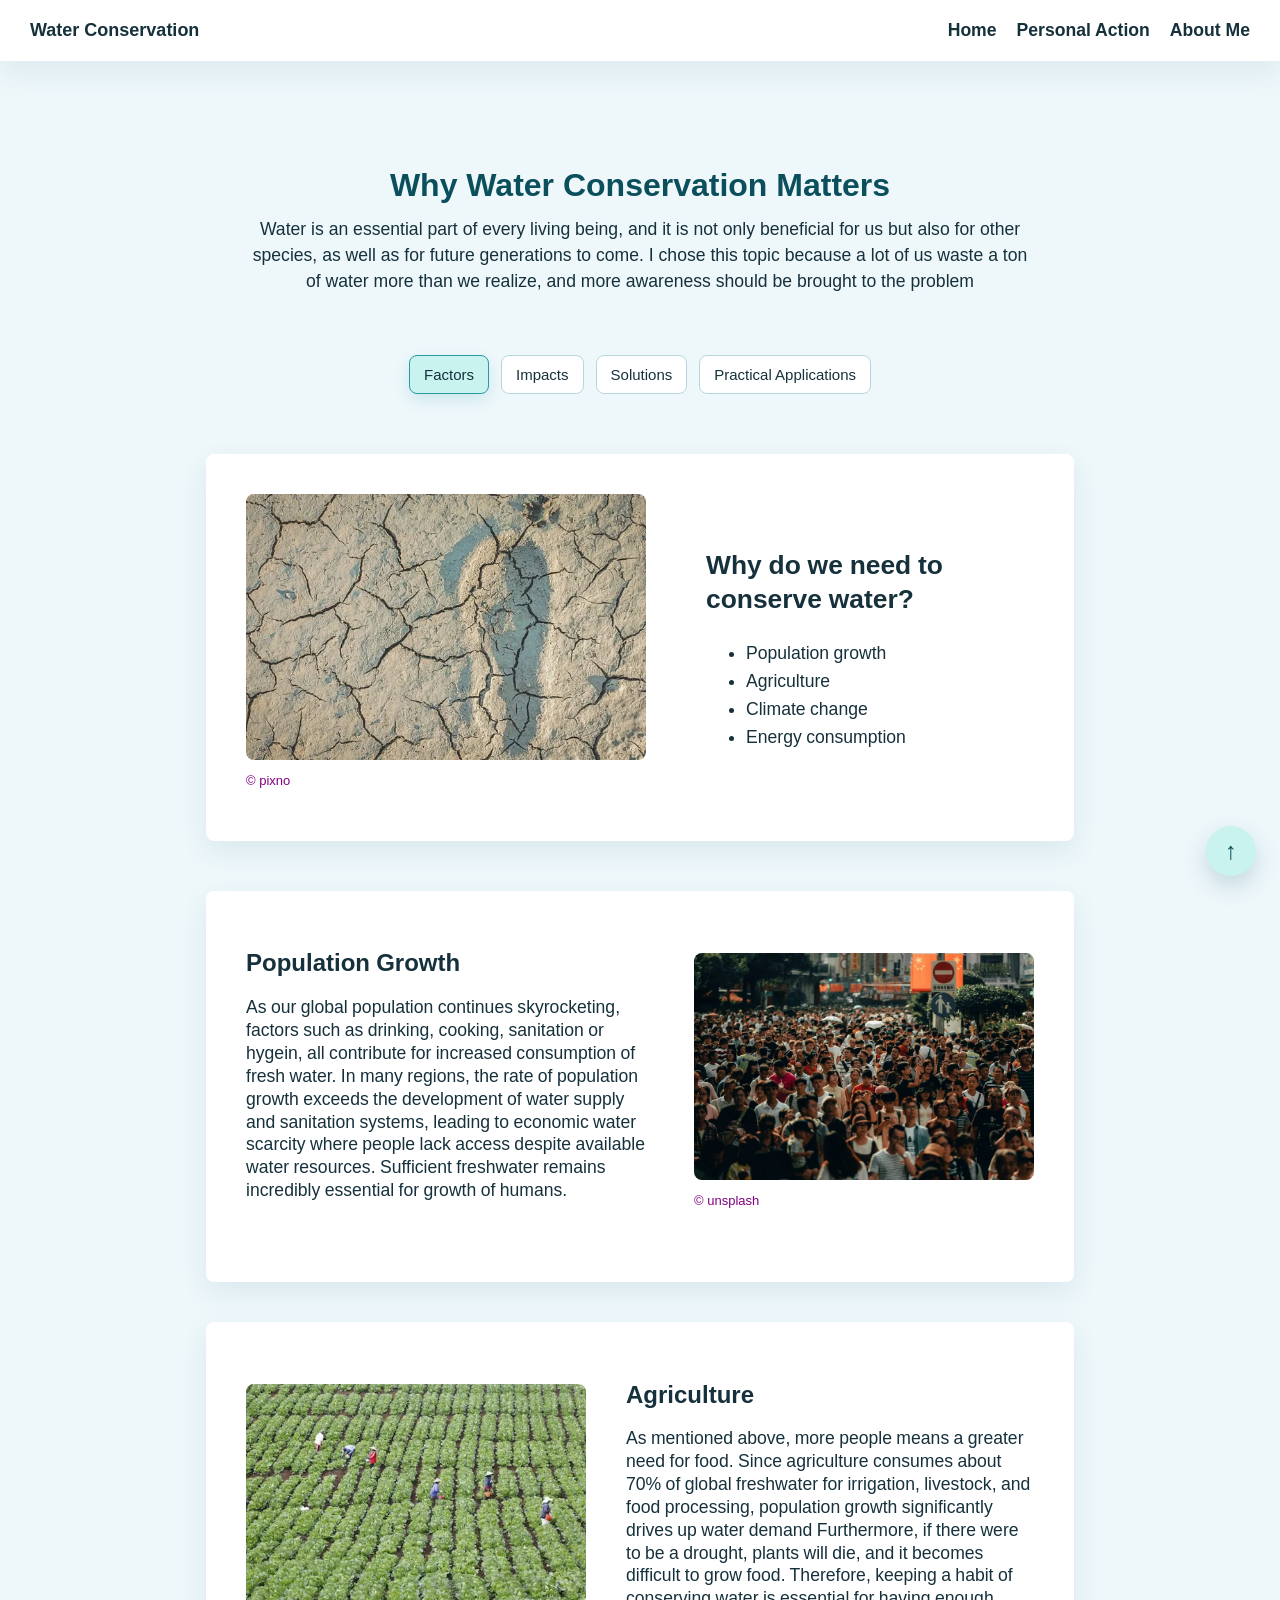
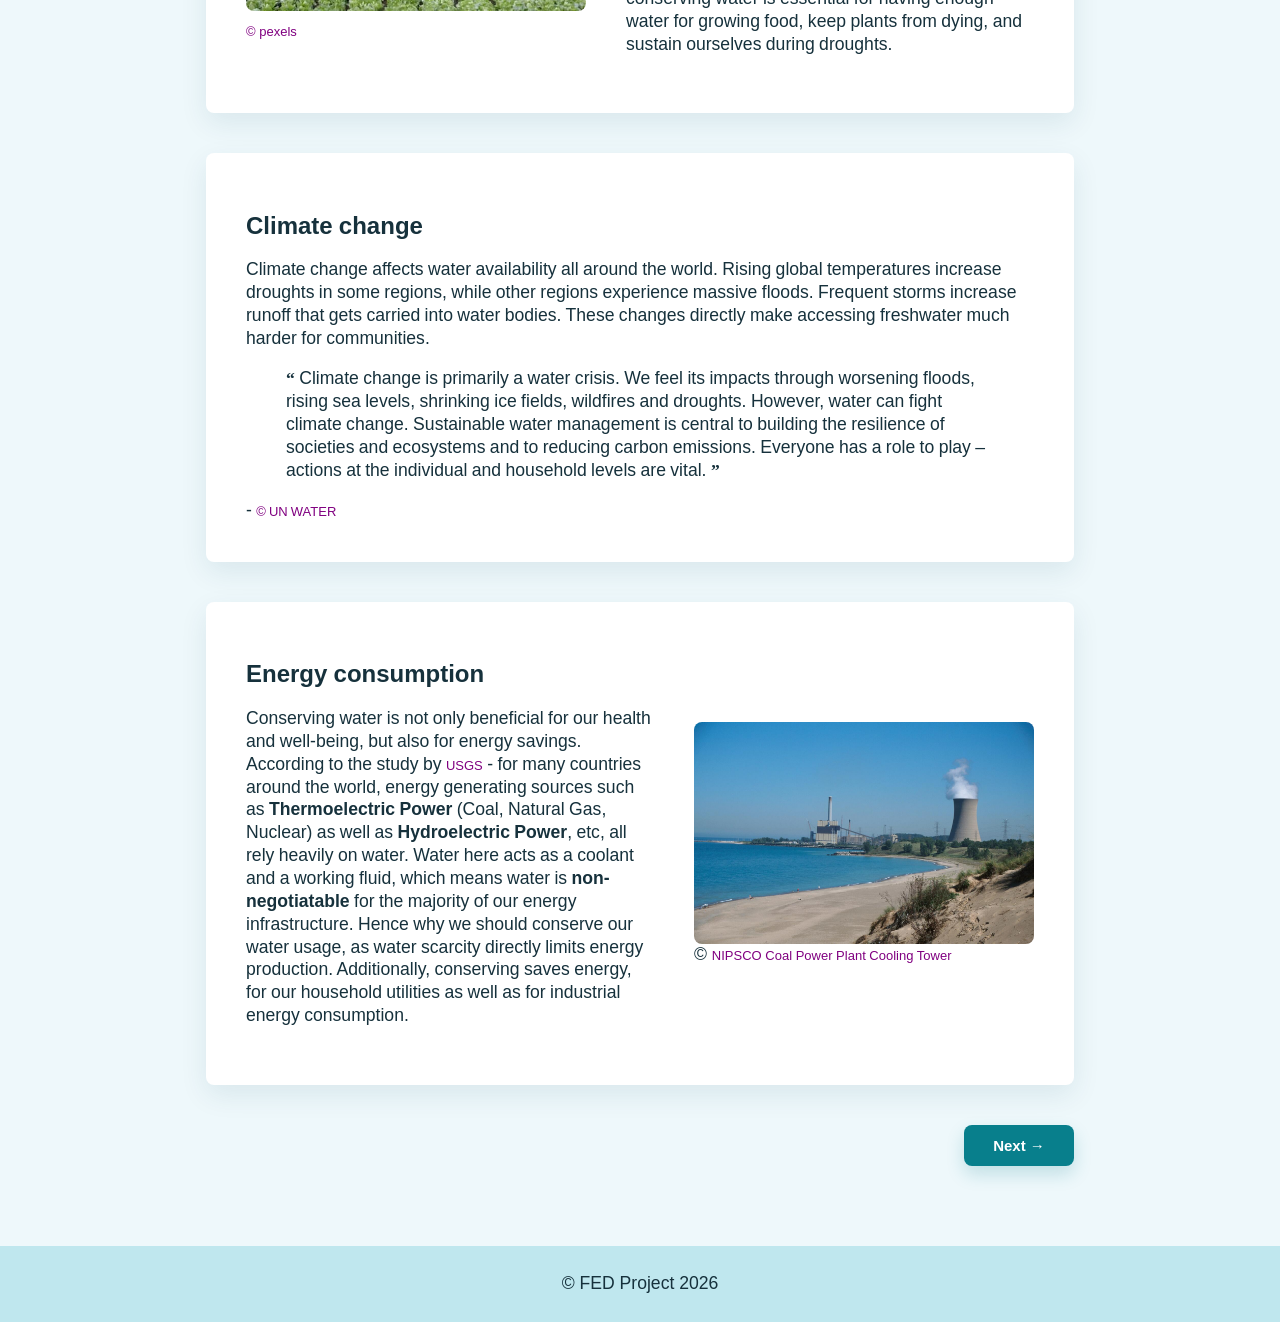
<file: index.html>
<!DOCTYPE html>
<html lang="en">
<head>
    <meta charset="UTF-8">
    <title>Water Conservation</title>
    <link rel="stylesheet" href="css/styles.css">
</head>

<body>

<!-- Header contains the website title and main navigation links. -->
<header>
    <h1 class="title">Water Conservation</h1>

    <nav>
        <ul>
            <li><a href="index.html">Home</a></li>
            <li><a href="pages/action.html">Personal Action</a></li>
            <li><a href="pages/about.html">About Me</a></li>
        </ul>
    </nav>
</header>

    <main>

        <!-- Hero section introduces the topic of the website. -->
        <section class="hero">
            
            <h2>Why Water Conservation Matters</h2>
            <p> Water is an essential part of every living being, 
                and it is not only beneficial for us but also for other species, 
                as well as for future generations to come. I chose this topic because 
                a lot of us waste a ton of water more than we realize, and more awareness should 
                be brought to the problem
            </p>
            
        </section>
        

        <!-- Topic buttons switch between the main home page sections. -->
        <div class="topics">
            <button class="topic-btn active-btn factors-btn" data-section="factors" onclick="showSection('factors')">Factors</button>
            <button class="topic-btn impact-btn" data-section="impacts" onclick="showSection('impacts')">Impacts</button>
            <button class="topic-btn sol-btn" data-section="solutions" onclick="showSection('solutions')">Solutions</button>
            <button class="topic-btn prac-btn" data-section="practical" onclick="showSection('practical')">Practical Applications</button>
        </div>


        <div id="factors" class="content-section">

            <div class="content-box">

                <div class="image-section">
                    <!-- Image source: https://pixnio.com/media/imprint-footprint-mud-drought-ground -->
                    <img src="images/drought.webp" alt="drought image" />
                    <p class="copyright">© <a href="https://pixnio.com/media/imprint-footprint-mud-drought-ground" target="_blank">pixno</a></p>
                </div>

                <div class="content-text">
                    <h2>Why do we need to conserve water?</h2>
                    <ul>
                        <li>Population growth</li>
                        <li>Agriculture</li>
                        <li>Climate change</li>
                        <li>Energy consumption</li>
                    </ul>
                </div>
                
            </div>    
            
            <div class="content-textbox">

                <div class="subsection">

                    <div class="content-text">

                        <h1 class="subhead">Population Growth</h1>

                        <p> 
                            As our global population continues skyrocketing, factors such as 
                            drinking, cooking, sanitation or hygein, all contribute for increased consumption of fresh water.
                            In many regions, the rate of population growth exceeds the development of water supply and sanitation systems, 
                            leading to economic water scarcity where people lack access despite available water resources.
                            Sufficient freshwater remains incredibly essential for growth of humans.
                        </p><br>
                    </div>

                    <div class="image-section">
                        <!-- Image source: https://unsplash.com/photos/people-gathering-6TLCSMj8zgE -->
                        <img src="images/population.webp" alt="population image"/>
                        <p class="copyright">© <a href="https://unsplash.com/photos/people-gathering-6TLCSMj8zgE" target="_blank">unsplash</a></p>
                    </div>
                </div>

            </div> 

            <div class="content-textbox">

                <div class="subsection">

                    <div class="image-section">
                        <!-- Image source: https://www.pexels.com/photo/people-harvesting-in-a-vegetable-plantation-5258368/ -->
                        <img src="images/agriculture.webp" alt="agriculture image">
                        <p class="copyright">© <a href="https://www.pexels.com/photo/people-harvesting-in-a-vegetable-plantation-5258368/" target="_blank">pexels</a> </p>
                    </div>

                    <div class="content-text">
                        <h1 class="subhead">Agriculture</h1>
                
                        <p>
                            As mentioned above, more people means a greater need for food. 
                            Since agriculture consumes about 70% of global freshwater for irrigation, 
                            livestock, and food processing, population growth significantly drives up water demand 
                            Furthermore, if there were to be a drought, plants will die, and it becomes difficult to grow food.
                            Therefore, keeping a habit of conserving water is essential for having enough water for growing food,
                            keep plants from dying, and sustain ourselves during droughts.
                        </p>

                    </div>
                    
                </div>

            </div>

            <div class="content-textbox">

                <div class="subsection">
                    
                    <div class="content-text">
                        <h1 class="subhead">Climate change</h1>
                        
                        <p>
                            Climate change affects water availability all around the world. Rising global temperatures
                            increase droughts in some regions, while other regions experience massive floods. Frequent storms increase runoff that gets carried into 
                            water bodies. These changes directly make accessing freshwater much harder for communities. 
                        </p>

                        <blockquote class="quote">
                            Climate change is primarily a water crisis. 
                            We feel its impacts through worsening floods, rising sea levels, 
                            shrinking ice fields, wildfires and droughts. 

                            However, water can fight climate change. Sustainable water management is central to building the resilience of societies and ecosystems and to reducing carbon emissions. Everyone has a role to play – actions at the individual and household levels are vital.
                            
                        </blockquote> 
                        - <a class="copyright" href="https://www.unwater.org/water-facts/water-and-climate-change" target="_blank">© UN WATER</a>

                        
                    </div>

                </div>

                
            </div>

            <div class="content-textbox">

                <div class="subsection">

                    <div class="content-text">

                        <h1 class="subhead">Energy consumption</h1>

                        <p>
                            Conserving water is not only beneficial for our health and well-being, but also for energy savings. According to the study by 
                            <a class="copyright" href="https://www.usgs.gov/news/featured-story/water-energy-nexus-earth-science-perspective" target="_blank">USGS</a> - for many countries around the world, energy generating sources such as <strong>Thermoelectric Power</strong> (Coal, Natural Gas, Nuclear) as well as
                            <strong>Hydroelectric Power</strong>, etc, all rely heavily on water. Water here acts as a coolant and a working fluid, which means water is <strong>non-negotiatable</strong> for the
                            majority of our energy infrastructure. Hence why we should conserve our water usage, as water scarcity directly limits energy production. Additionally,
                            conserving saves energy, for our household utilities as well as for industrial energy consumption.
                        </p>

                    </div>

                    <div class="image-section">

                        <!-- Image source: https://www.usgs.gov/media/images/nipsco-coal-power-plant-cooling-tower -->
                        <img src="images/powerplant.jpg" alt="power plant image">
                        © <a href="https://www.usgs.gov/media/images/nipsco-coal-power-plant-cooling-tower" target="_blank" class="copyright">NIPSCO Coal Power Plant Cooling Tower</a>

                    </div>

                </div>


            </div>

            <!-- Next button moves to the next home page topic. -->
            <div class="section-nav" aria-label="Factors section navigation">
                <button class="section-btn" onclick="nextSection('impacts')">Next &rarr;</button>
            </div>

        </div>
        

        <div id="impacts" class="content-section">
            
            <div class="content-box insert-space">
                
                <div class="content-text">

                    <div class="intro-box">
                        <p>
                            Failing to conserve water can worsen water scarcity and increase the risk of droughts, environmental damage, and economic instability.
                        </p>
                    </div>

                    <h1 class="subhead"> Consequences of water scarcity</h1>

                    <ul>
                        <li>Plummeting biodiversity</li>
                        <li>Food and Agricultural Crisis</li>
                        <li>Worsened Water Quality and Health Risks</li>
                        <li>Economic and Social Instability</li>
                    </ul>

                </div>

                <div class="image-section">
                    <!-- Image source: https://www.dreamstime.com/dried-up-empty-reservoir-dam-summer-heatwave-low-rainfall-drought-north-karnataka-india-image142114411 -->
                    <img src="images/empty-reservoir.webp" alt="empty reservior image"><br>
                    © <a href="https://www.dreamstime.com/dried-up-empty-reservoir-dam-summer-heatwave-low-rainfall-drought-north-karnataka-india-image142114411" class="copyright" target="_blank">dreamstime</a>
                </div>

            </div>

            <div class="content-textbox">
                
                <div class="subsection">
                    
                    <div class="content-text ">
                        <h1 class="subhead">Plummeting biodiversity</h1>

                        <p>
                            Freshwater aquatic animals experience massive declines, by about 85% since the 1970s according to WWF’s Living Planet Report 2024, 
                            largely due to water scarcity as well as huge water withdrawals.Other main drivers include habitat destruction, fragmentation, overuse of freshwater and pollution
                            from massive dams. These cumulative impacts weaken the ecosystem and forces many freshwater species towards collapse.

                        </p>
                    </div>

                </div>
            
            </div>

            <div class="content-textbox">

                <div class="subsection">

                    <div class="image-section">
                        <!-- Image source: https://www.istockphoto.com/photo/hungry-poor-old-mans-hands-an-empty-bowl-selective-focus-poverty-in-retirement-alms-gm1301538713-393549508 -->
                        <img src="images/food-crisis.webp" alt="food crisis image"><br>
                        © <a href="https://www.istockphoto.com/photo/hungry-poor-old-mans-hands-an-empty-bowl-selective-focus-poverty-in-retirement-alms-gm1301538713-393549508" target="_blank" class="copyright">unsplash</a>
                    </div>

                    <div class="content-text">
                        <h1 class="subhead">Food and Agricultural Crisis</h1>

                        <p>
                            Without active action to conserve water, vital plant species struggle to grow and mature. 
                            Global food production is predicted to deteriorate by 50% by the year 2050 according to some studies. 
                            Especially major-grain export areas face the highest risk of agricultural decline. This creates a chain reaction. 
                            Livestock mortality rates rise and farmers are forced prematurely sell off herds. 
                            Due to lack of essential livestock food sources specifically corn and soy and more feed crop failures. 
                            From then we would experience immediate escalation of food instability and shortages in global communities. 
                            Widespread crop and livestock losses trigger massive market price hikes and severe food inflation. 
                            Farmers witness extreme financial instability and loss of livelihood. 
                            The cumulative effect would then scale into a major threat to global food and economic security.
                        </p>
                    </div>

                    
                    
                </div>

            </div>

            <div class="content-textbox">

                <div class="subsection">

                    

                    <div class="content-text">
                        <h1 class="subhead">Worsened Water Quality and Health Risks</h1>

                        <p>
                            Dropping water levels fail to neutralize incoming industrial, agricultural and sewage waste, leading to quality downgrades and dilution failures. 
                            Moreover, the highly toxic chemicals such as heavy metals and pesticides from these wastes get contaminated into drinking water. 
                            Which obviously then leads to health problems that could well be very expensive or impossible to treat. 
                            Furthermore, due to low water flow and higher temperatures, water becomes a breeding ground for many parasites or pathogens to thrive. 
                            This would then make sanitation and hygiene impossible due to the many diseases and infections carried across water bodies. 
                            To combat this, many industries would resolve to water treatment infrastructures, 
                            of which could become overwhelmed and end up distributing unsafe drinking water or worst case scenario, complete system failures.

                        </p>

                    </div>

                    <div class="image-section">
                        <!-- Image source: https://www.istockphoto.com/photo/roach-swimming-amongst-green-reeds-in-clear-lake-water-gm2200463001-618168672 -->
                        <img src="images/freshwater-life.jpg" alt="freshwater ecosystem"><br>
                        © <a href="https://www.istockphoto.com/photo/roach-swimming-amongst-green-reeds-in-clear-lake-water-gm2200463001-618168672?searchscope=image%2Cfilm" class="copyright" target="_blank">istockphoto</a>
                    </div>

                </div>

                

            </div>

            <div class="content-textbox">

                <div class="subsection">
                    <div class="content-text">
                        <h1 class="subhead">Economic and Social Instability</h1>
                        
                        <p>
                            All of these impacts could then add up to massive losses for governments as well as for the people of society. 
                            Assuming no actions taken, the World Bank report states - decline in GDP by up to 6% by the year 2050 in some regions due to factors such as climate change. 
                            Migration would then become apparent and countries could face immigration issues with millions becoming climate refugees. 
                            In some communities many women and children lose their chance for education as well as economics 
                            due to water collection duty and this creates social inequalities between people. 
                        </p>

                    </div>

                </div>

            </div>

            <!-- Back and Next buttons guide users through the topic order. -->
            <div class="section-nav" aria-label="Impacts section navigation">
                <button class="section-btn secondary-btn" onclick="nextSection('factors')">&larr; Back</button>
                <button class="section-btn" onclick="nextSection('solutions')">Next &rarr;</button>
            </div>
            
        </div>

        <div id="solutions" class="content-section">

            <div class="content-box">
                
                <div class="content-text">
                    
                    <div class="intro-box">
                        <p>
                            Adopting sustainable water management practices remain essential in combating the risks of water scarcity. 
                        </p>
                    </div>

                    <h1 class="subhead">Such key practices include</h1>
                    
                    <ul>
                        <li>Agricultural Transformation</li>
                        <li>Infrastructure Modernization & Recycling</li>
                        <li>Policy & Economic Incentives</li>
                    </ul>

                </div>

            </div>

            
            <div class="card">

                <div class="content-textbox">

                    <div class="subsection">

                        <div class="content-text">
                            <h1 class="subhead">Agricultural Transformation</h1>

                            <p>
                                Water is essential for agriculture, where efficiency means minimizing losses through evaporation or runoff. Strategies to optimize existing systems include using soil moisture sensors, chiseling compacted soils, and increasing organic matter via mulching. While drip irrigation is the most effective method for reducing waste, improving current management practices can still yield significant water savings. 
                            </p>
                        </div>
                        

                    </div>

                </div>

                <div class="content-textbox">

                    <div class="subsection">

                        <div class="content-text">
                            <h1 class="subhead">Infrastructure Modernization & Recycling</h1>

                            <p>
                                Upgrading municipal and industrial infrastructure to fix leaks, which currently waste 30% of the supply, is critical for water conservation. Implementing wastewater recycling systems for industrial cooling, landscaping, and indirect potable use creates a circular water economy, which drastically reduces the need to extract fresh water from stressed aquifers and rivers.
                            </p>
                        </div>
                        
                    </div>

                </div>

            </div>

            <div class="content-textbox">

                <div class="subsection">

                    <div class="content-text">
                        <h1 class="subhead">Policy & Economic Incentives</h1>

                        <p>
                            Governments must enforce tiered water pricing models where costs rise with usage, creating a financial imperative for large-scale users to conserve. Additionally, implementing strict zoning laws to protect wetlands and mandating water-efficient standards for new commercial and industrial construction ensure a long-term systemic reduction in water demand.
                        </p>
                    </div>

                </div>

            </div>

            <!-- Back and Next buttons guide users through the topic order. -->
            <div class="section-nav" aria-label="Solutions section navigation">
                <button class="section-btn secondary-btn" onclick="nextSection('impacts')">&larr; Back</button>
                <button class="section-btn" onclick="nextSection('practical')">Next &rarr;</button>
            </div>

        </div>

        <div id="practical" class="content-section">

            <div class="content-box">
                
                <div class="content-text">

                    <div class="intro-box">
                        <p>
                            We have discussed existing strategies and solutions, but now we will focus on individual actions that can help contribute to global water conservation.
                        </p>
                    </div>

                </div>

            </div>

            <div class="card">

                <div class="content-textbox">

                    <div class="subsection">

                        <div class="content-text">
                            <h1 class="subhead">Upgrade Home Irrigation:</h1>

                            <p>
                                Replace spray sprinklers with drip irrigation or soaking hoses for gardens to minimize evaporation and deliver water directly to plant roots.
                            </p>
                        </div>
        
                    </div>

                </div>

                <div class="content-textbox">

                    <div class="subsection">

                        <div class="content-text">
                            <h1 class="subhead">Fix Leaks Promptly:</h1>

                            <p>
                                Regularly check faucets, toilets, and pipes for leaks, as even small drips can waste significant amounts of water over time, mirroring the 30% loss seen in municipal systems.
                            </p>
                        </div>
                        
                    </div>

                </div>

                <div class="content-textbox">

                    <div class="subsection">

                        <div class="content-text">
                            <h1 class="subhead">Adopt Water-Smart Landscaping:</h1>

                            <p>
                                Use mulching and plant drought-resistant varieties to improve soil water retention and reduce the need for frequent watering.
                            </p>

                        </div>
                        
                    </div>

                </div>

            </div>


                

            <div class="card">

                <div class="content-textbox">

                    <div class="subsection">

                        <div class="content-text">
                            <h1 class="subhead">Install Sensors and Timers:</h1>

                            <p>
                                Utilize smart irrigation controllers or soil moisture sensors to water only when necessary, avoiding runoff and over-watering.
                            </p>
                        </div>
                        
                    </div>

                </div>

                <div class="content-textbox">

                    <div class="subsection">

                        <div class="content-text">
                            <h1 class="subhead">Support Local Conservation:</h1>

                            <p>
                                Advocate for or participate in local rainwater harvesting programs and support policies that protect local wetlands and water sources.
                            </p>
                        </div>
                        
                    </div>

                </div>

            </div>    
            
            <!-- Back button returns to the previous home page topic. -->
            <div class="section-nav" aria-label="Practical applications section navigation">
                <button class="section-btn secondary-btn" onclick="nextSection('solutions')">&larr; Back</button>
            </div>
            
        </div>

    </main>

    <button class="topBtn" onclick="scrollToTop()">
    ↑
    </button>

    <script src="javascript/script.js"></script>


<!-- Footer contains the project copyright text. -->
<footer>
    <p>© FED Project 2026</p>
</footer>

</body>

</html>
</file>
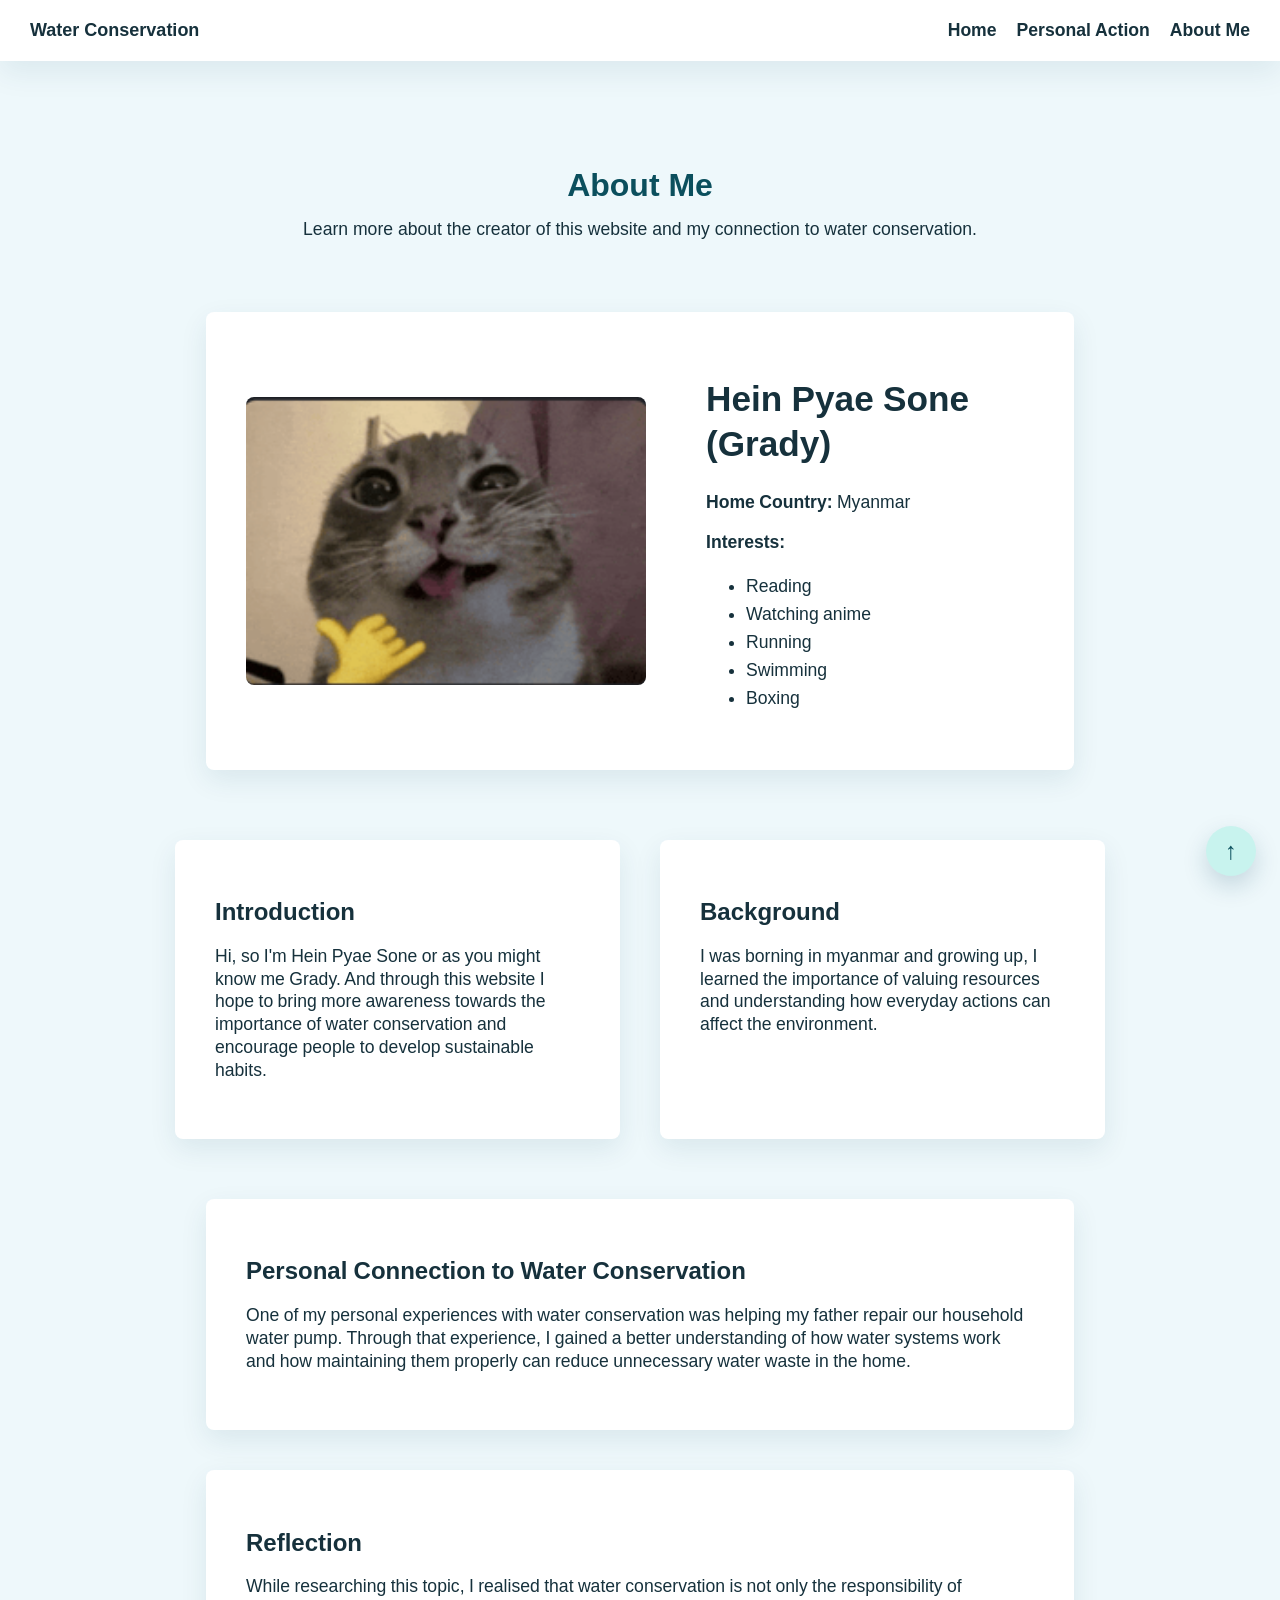
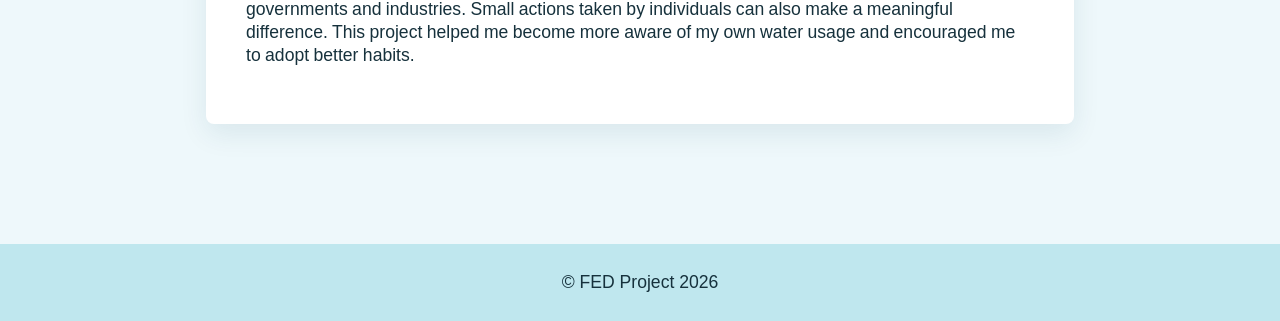
<file: pages/about.html>
<!DOCTYPE html>
<html lang="en">
<head>
    <meta charset="UTF-8">
    <title>About Me</title>
    <link rel="stylesheet" href="../css/styles.css">
</head>

<body>

<!-- Header contains the website title and main navigation links. -->
<header>
    <h1 class="title">Water Conservation</h1>

    <nav>
        <ul>
            <li><a href="../index.html">Home</a></li>
            <li><a href="action.html">Personal Action</a></li>
            <li><a href="about.html">About Me</a></li>
        </ul>
    </nav>
</header>

    <main>

        

        <!-- Hero section introduces the about page. -->
        <section class="hero">

            <h2>About Me</h2>

            <p>
                Learn more about the creator of this website
                and my connection to water conservation.
            </p>

        </section>

        <!-- Profile box gives brief information about the creator. -->
        <div class="content-box">

            <div class="image-section">
                <!-- Image source: personal profile image. -->
                <img src="../images/profile.png" alt="Profile">
            </div>

            <div class="content-text">

                <h1>Hein Pyae Sone (Grady)</h1>
                

                <p><strong>Home Country:</strong> Myanmar</p>

                <p><strong>Interests:</strong> <ul>
                                                    <li>Reading</li>
                                                    <li>Watching anime</li>
                                                    <li>Running</li>
                                                    <li>Swimming</li>
                                                    <li>Boxing</li>
                                                </ul>
            </p>

            </div>

        </div>

        <!-- Introduction and background are placed side by side. -->
        <div class="card">

            <div class="content-textbox">

                <div class="content-text">

                    <h1 class="subhead">Introduction</h1>

                    <p>
                        Hi, so I'm Hein Pyae Sone or as you might know me Grady. And through this website I hope
                        to bring more awareness towards the importance of water conservation and encourage people to develop
                        sustainable habits.
                    </p>

                </div>

            </div>

            <div class="content-textbox">

                <div class="content-text">

                    <h1 class="subhead">Background</h1>

                    <p>
                        I was borning in myanmar and growing up, I learned the importance of
                        valuing resources and understanding how
                        everyday actions can affect the environment.
                    </p>

                </div>

            </div>

        </div>

    

        <div class="content-textbox">

            <div class="content-text">

                <h1 class="subhead">
                    Personal Connection to Water Conservation
                </h1>

                <p>
                    One of my personal experiences with water
                    conservation was helping my father repair
                    our household water pump. Through that
                    experience, I gained a better understanding
                    of how water systems work and how maintaining
                    them properly can reduce unnecessary water
                    waste in the home.
                </p>

            </div>

        </div>

        <div class="content-textbox">

            <div class="content-text">

                <h1 class="subhead">Reflection</h1>

                <p>
                    While researching this topic, I realised
                    that water conservation is not only the
                    responsibility of governments and industries.
                    Small actions taken by individuals can also
                    make a meaningful difference. This project
                    helped me become more aware of my own water
                    usage and encouraged me to adopt better habits.
                </p>

            </div>

        </div>


    </main>
    
    <button class="topBtn" onclick="scrollToTop()">
    ↑
    </button>

    <script src="../javascript/script.js"></script>

<!-- Footer contains the project copyright text. -->
<footer>
    <p>© FED Project 2026</p>
</footer>

</body>

</html>
</file>
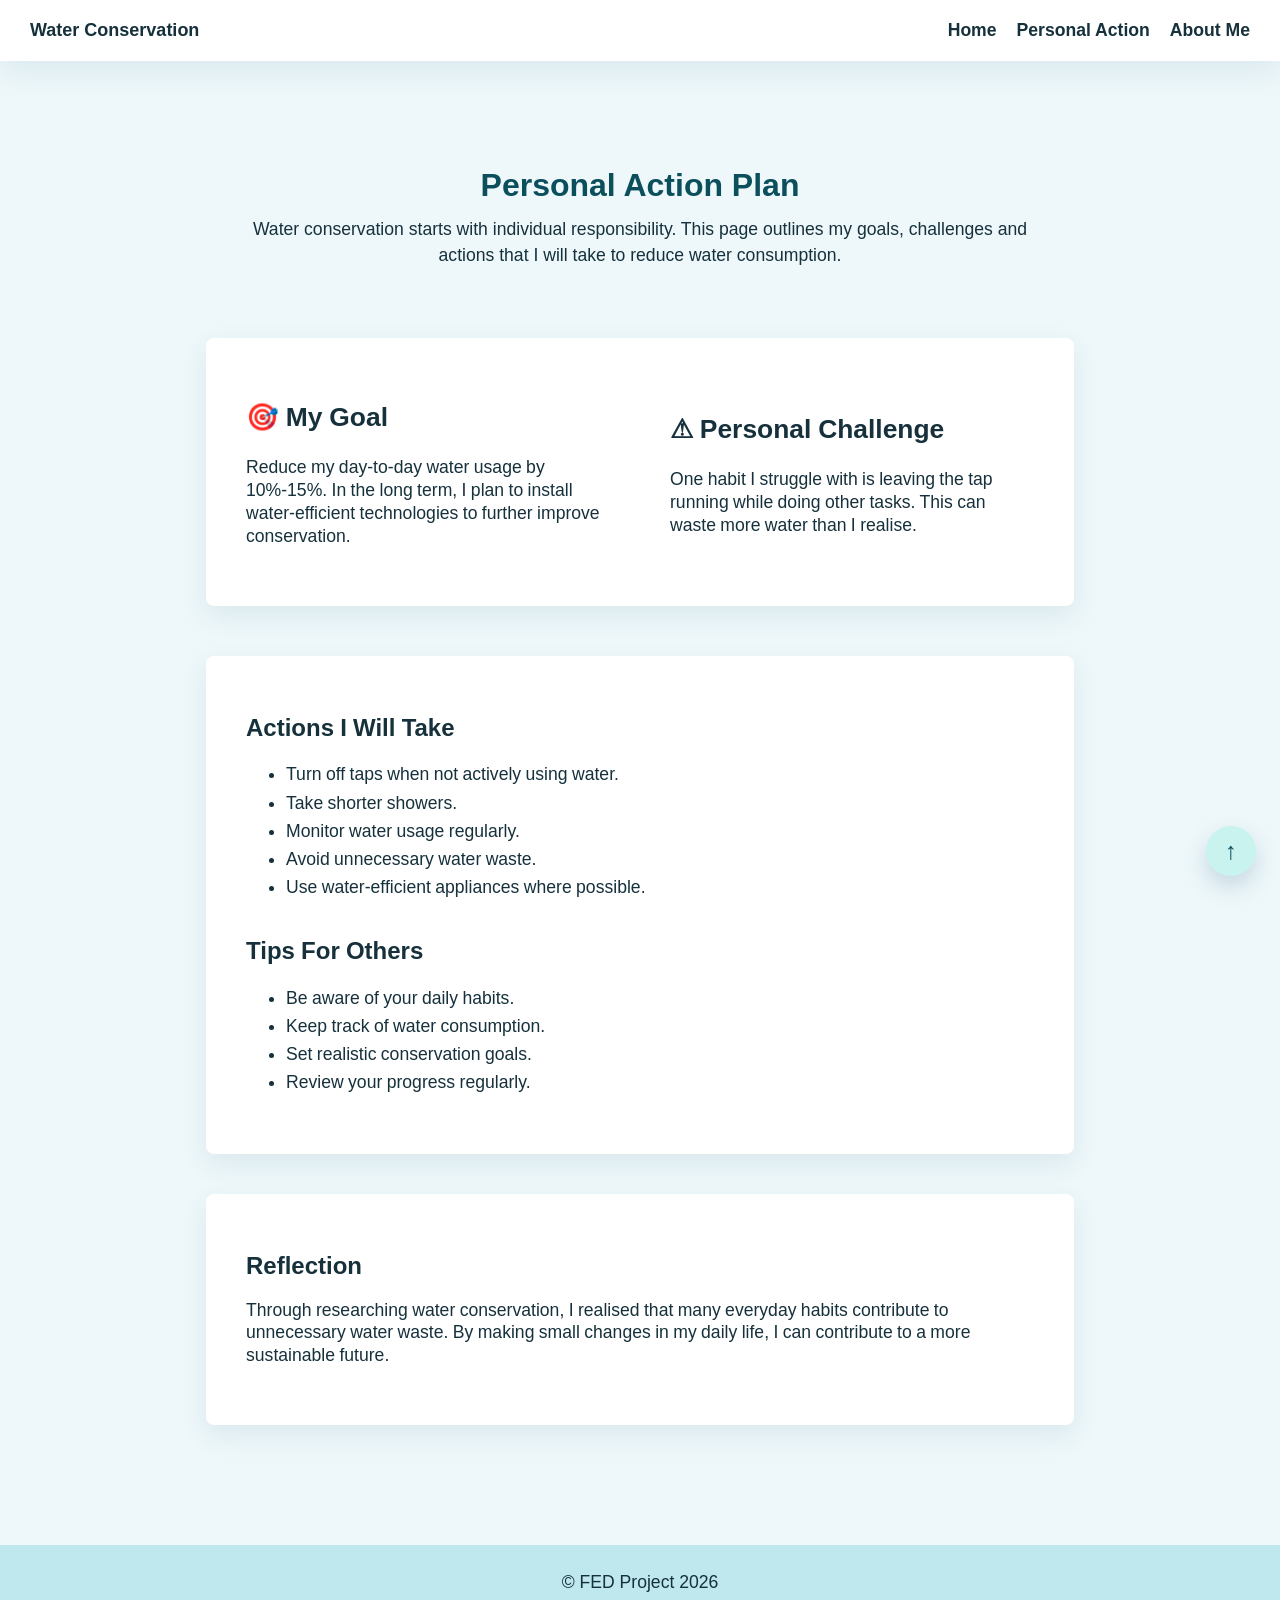
<file: pages/action.html>
<!DOCTYPE html>
<html lang="en">
<head>
    <meta charset="UTF-8">
    <title>Personal Action</title>
    <link rel="stylesheet" href="../css/styles.css">
</head>

<body>

<!-- Header contains the website title and main navigation links. -->
<header>
    <h1 class="title">Water Conservation</h1>

    <nav>
        <ul>
            <li><a href="../index.html">Home</a></li>
            <li><a href="action.html">Personal Action</a></li>
            <li><a href="about.html">About Me</a></li>
        </ul>
    </nav>
</header>

    <main>

        <!-- Hero section introduces the personal action page. -->
        <section class="hero">

            <h2>Personal Action Plan</h2>

            <p>
                Water conservation starts with individual responsibility.
                This page outlines my goals, challenges and actions that I
                will take to reduce water consumption.
            </p>

        </section>


        <!-- Goal and challenge are grouped together in one content box. -->
        <div class="content-box">

            <div class="content-text">

                <h2>🎯 My Goal</h2>

                <p>
                    Reduce my day-to-day water usage by 10%-15%.

                    In the long term, I plan to install
                    water-efficient technologies to further
                    improve conservation.
                </p>

            </div>

            <div class="content-text">

                <h2>⚠ Personal Challenge</h2>

                <p>
                    One habit I struggle with is leaving
                    the tap running while doing other tasks.
                    This can waste more water than I realise.
                </p>

            </div>

        </div>


        <!-- Lists show practical actions and tips clearly. -->
        <div class="content-textbox">

            <div class="subsection">

                <div class="content-text">

                    <h1 class="subhead">
                        Actions I Will Take
                    </h1>

                    <ul>
                        <li>Turn off taps when not actively using water.</li>

                        <li>Take shorter showers.</li>

                        <li>Monitor water usage regularly.</li>

                        <li>Avoid unnecessary water waste.</li>

                        <li>Use water-efficient appliances where possible.</li>
                    </ul>

                </div>

            </div>

            <div class="subsection">

                <div class="content-text">

                    <h1 class="subhead">
                        Tips For Others
                    </h1>

                    <ul>

                        <li>Be aware of your daily habits.</li>

                        <li>Keep track of water consumption.</li>

                        <li>Set realistic conservation goals.</li>

                        <li>Review your progress regularly.</li>

                    </ul>

                </div>

            </div>

        </div>

        <div class="content-textbox">

            <div class="content-text">

                <h1 class="subhead">
                    Reflection
                </h1>

                <p>
                    Through researching water conservation,
                    I realised that many everyday habits
                    contribute to unnecessary water waste.
                    By making small changes in my daily life,
                    I can contribute to a more sustainable future.
                </p>

            </div>

        </div>

    </main>

    <button class="topBtn" onclick="scrollToTop()">
    ↑
    </button>

    <script src="../javascript/script.js"></script>
    
<!-- Footer contains the project copyright text. -->
<footer>
    <p>© FED Project 2026</p>
</footer>

</body>

</html>
</file>
<file: css/styles.css>
/* body section */

* {
    box-sizing: border-box;
}

html {
    scroll-behavior: smooth;
}

body {
    font-family: Arial, Helvetica, sans-serif;
    font-size: 110%;
    margin: 0;
    color: #16313c;
    background-color: #eef8fb;
}

/* Head section */

header {
    background-color: white;
    width: 100%;
    padding: 20px 30px;
    position: fixed;
    top: 0;
    left: 0;
    z-index: 10;
    display: flex;
    justify-content: space-between;
    align-items: center;
    box-sizing: border-box;
    box-shadow: 0 12px 30px rgba(0, 64, 92, 0.08);

}

.title {
    font-size: large;
    margin: 0;
}

/* Page navigation section */

nav ul {
    display: flex;
    list-style: none;
    margin: 0;
    padding: 0;
}


nav li {
    list-style: none;
    list-style-type: none;
    display: flex;
    margin-left: 20px;
}

nav a {
    text-decoration: none;
    color: #16313c;
    font-weight: 600;
}

nav a:hover {
    color: #087f8c;
}

/* HTML main section */

main {
    padding: 110px 20px 80px;
}

/* hero section */

.hero {
    text-align: center;
    max-width: 900px;
    margin: 0 auto;
    padding: 30px 20px;
}

.hero h2 {
    font-size: 2rem;
    margin-bottom: 12px;
    color: #0b4f5d;
}

.hero p {
    line-height: 1.5;
    margin: 0 auto;
    max-width: 780px;
}


/* Buttons section */

.topics {
    display: flex;
    justify-content: center;
    padding-bottom: 20px;
    gap: 12px;
    margin-top: 30px;
    width: 100%;
}

.topic-btn:hover {
    transform: translateY(-2px);
    background-color: #d8f2f5;
    cursor: pointer;
}

.topic-btn {
    font-size: 15px;
    background-color: white;
    border-radius: 8px;
    border: 1px solid #b7d7dd;
    color: #16313c;
    padding: 10px 14px;
    transition: transform 0.2s ease, background-color 0.2s ease, box-shadow 0.2s ease;
}

.active-btn {
    background-color: #c8f3ee;
    border-color: #2b9aa5;
    box-shadow: 0 6px 16px rgba(8, 127, 140, 0.14);
}

.topBtn {
    position: fixed;
    right: 24px;
    bottom: 24px;
    width: 50px;
    height: 50px;
    border: none;
    border-radius: 50%;
    background-color: #c8f3ee;
    color: #0b4f5d;
    cursor: pointer;
    font-size: 24px;
    box-shadow: 0 10px 24px rgba(0, 64, 92, 0.18);
}

.topBtn:hover {
    transform: translateY(-3px);
    background-color: #a9e6ed;
}

.section-nav {
    /* Places the Back and Next buttons at the end of each home page section. */
    display: flex;
    justify-content: flex-end;
    gap: 12px;
    width: 70%;
    margin: 20px auto 0;
}

.section-btn {
    min-width: 110px;
    border: none;
    border-radius: 8px;
    padding: 12px 18px;
    color: white;
    background-color: #087f8c;
    font-size: 15px;
    font-weight: 700;
    cursor: pointer;
    transition: transform 0.2s ease, background-color 0.2s ease, box-shadow 0.2s ease;
    box-shadow: 0 8px 18px rgba(8, 127, 140, 0.2);
}

.section-btn:hover {
    transform: translateY(-2px);
    background-color: #0b6f78;
}

.secondary-btn {
    color: #0b4f5d;
    background-color: white;
    border: 1px solid #b7d7dd;
    box-shadow: none;
}

.secondary-btn:hover {
    background-color: #e7f7f9;
}


/* Content styling */

.content-section {
    display: none;
    margin-top: 20px;
    text-align: left;
}

.content-box {
    /* Main white content container used for image and text rows. */
    display: flex;
    align-items: center;
    gap: 60px;
    background-color: white;
    width: 70%;
    margin: 40px auto 50px;
    padding: 40px;
    border-radius: 8px;
    box-shadow: 0 10px 28px rgba(0, 64, 92, 0.09);
}

.content-text {
    flex: 1 1 0;
    line-height: 1.3;
    text-align: left;
    word-spacing: -0.5px;
}


.content-text ul li {
    line-height: 1.6;
}

.content-textbox {
    /* Smaller white box used for longer explanation sections. */
    display: block;
    background-color: white;
    width: 70%;
    margin: 40px auto;
    padding: 40px;
    border-radius: 8px;
    box-shadow: 0 10px 28px rgba(0, 64, 92, 0.09);
}

.card {
    /* Groups related content boxes side by side. */
    display: flex;
    width: 75%;
    gap: 40px;
    margin: 10px auto;
}

.card .content-textbox {
    flex: 1;
    width: auto;
    margin: 20px 0;
}

.subsection {
    display: flex;
    align-items: center;
    gap: 40px;
}

.image-section {
    /* Keeps images from becoming too small beside long text. */
    flex: 0 0 340px;
}

.content-box .image-section {
    flex-basis: 400px;
}

.subhead {
    font-size: x-large;
    text-align: left;
}

.image-section img {
    display: block;
    width: 100%;
    max-width: 100%;
    height: auto;
    border-radius: 8px;
}

.quote::before {
   content: open-quote;
   font-family: 'Times New Roman', Times, serif;
   font-weight: bold;
}

.quote::after {
   content: close-quote;
   font-family: 'Times New Roman', Times, serif;
   font-weight: bold;
}

.intro-box{
    border-left: 7px solid #7ed6df;
    padding-left: 20px;
    margin-bottom: 30px;
}

.intro-box p{
    font-size: 24px;
    line-height: 1.3;
}

/* copyright styling */

.copyright {
    text-decoration: none;
    color: purple;
    font-size: small;
}

.copyright a {
    text-decoration: none;
    color: purple;
}


/* custom section styling */


#factors {
    display: block;
}

.insert-space {
    gap: 160px;
}    




/* Footer section */

footer {
    clear: both;
    background-color: #bfe7ee;
    text-align: center;
    padding: 10px;
}
</file>
